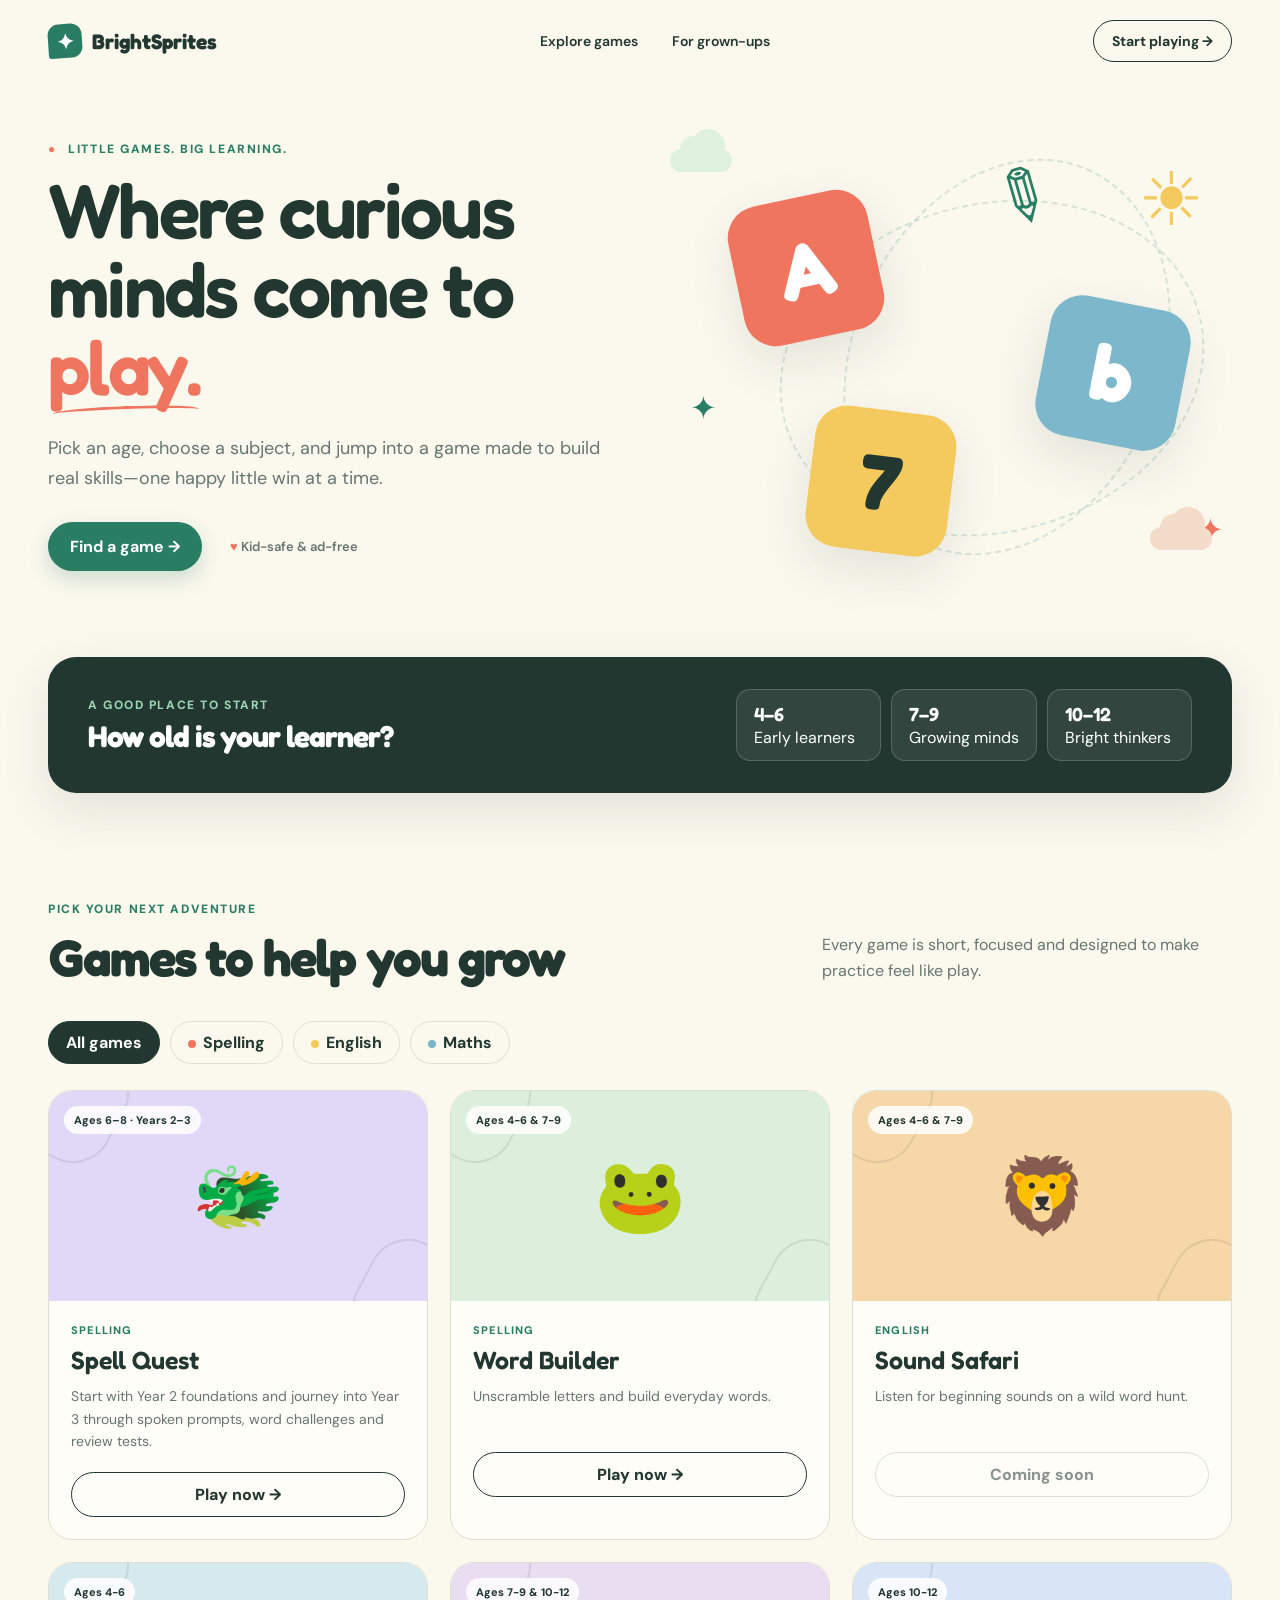
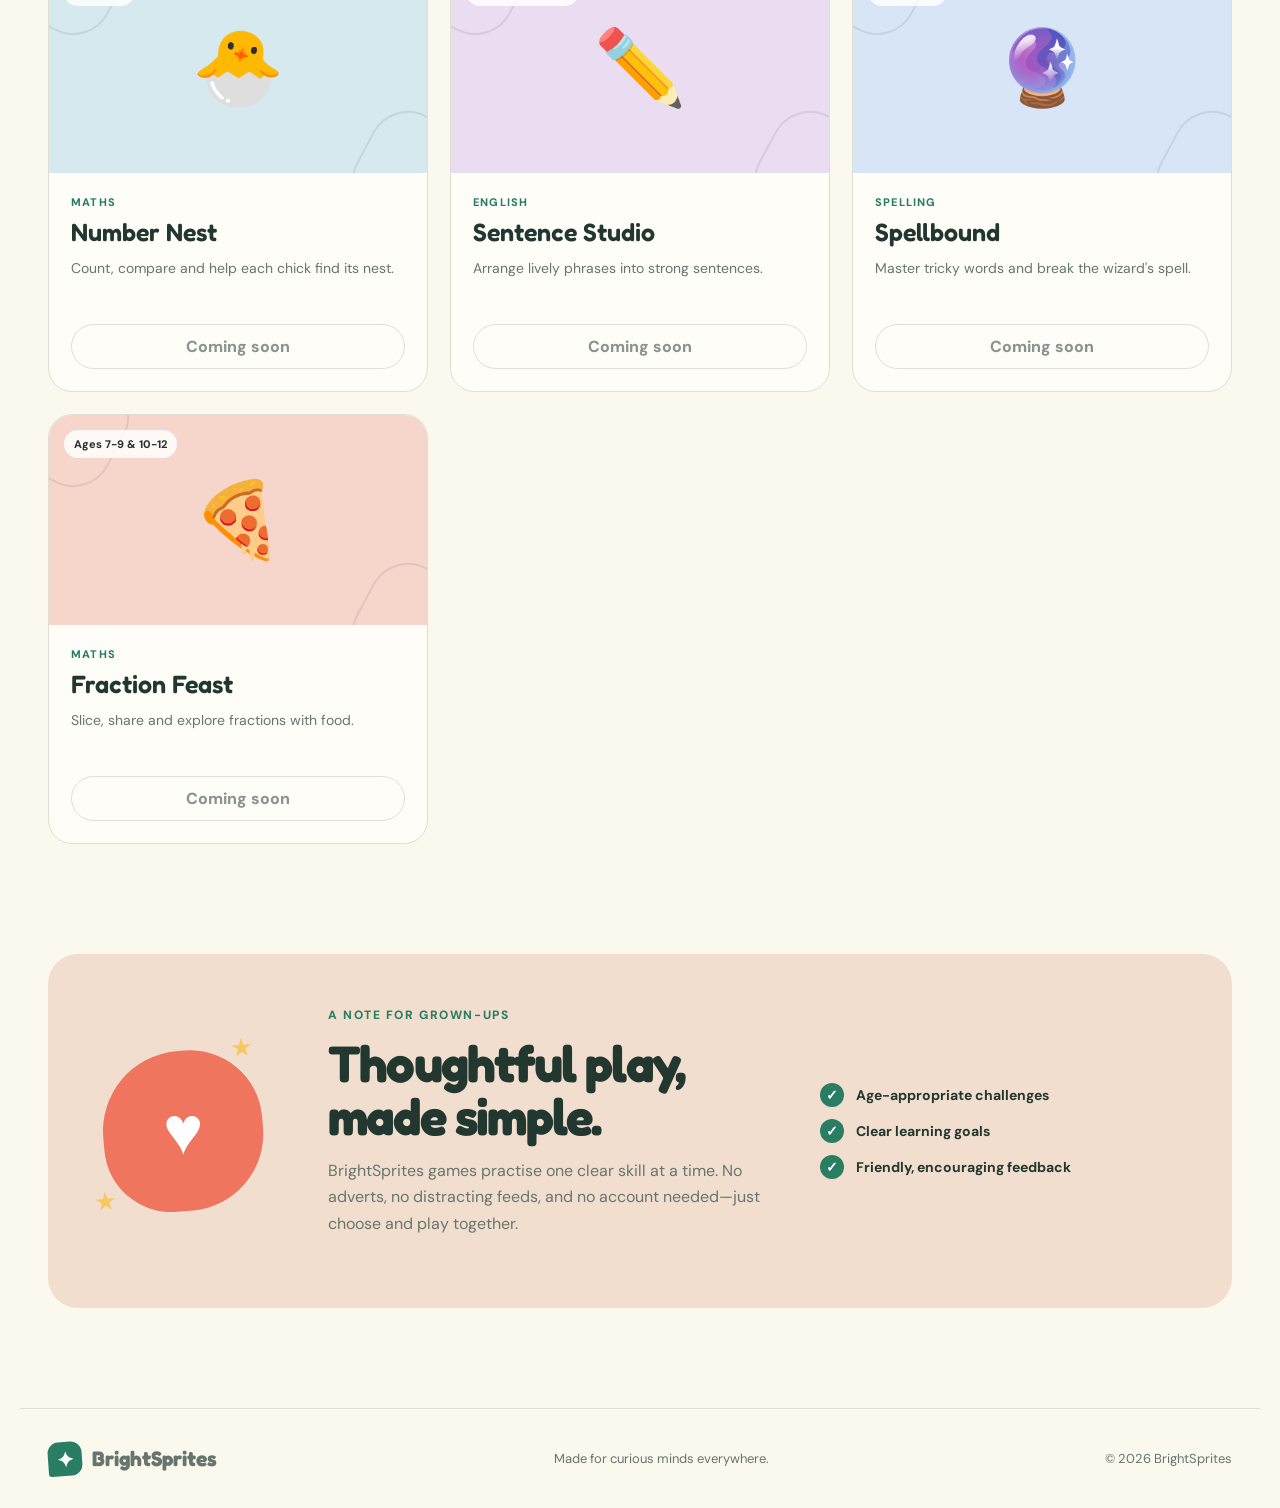
<file: index.html>
<!doctype html>
<html lang="en">
<head>
  <meta charset="UTF-8">
  <meta name="viewport" content="width=device-width, initial-scale=1.0">
  <meta name="description" content="BrightSprites is a playful home for educational games in spelling, English, maths and more.">
  <title>BrightSprites — Learn, play, grow</title>
  <link rel="preconnect" href="https://fonts.googleapis.com">
  <link rel="preconnect" href="https://fonts.gstatic.com" crossorigin>
  <link href="https://fonts.googleapis.com/css2?family=DM+Sans:wght@400;500;600;700&family=Fredoka:wght@500;600;700&display=swap" rel="stylesheet">
  <link rel="stylesheet" href="styles.css">
</head>
<body>
  <header class="site-header">
    <a class="brand" href="#top" aria-label="BrightSprites home">
      <span class="brand-mark" aria-hidden="true">✦</span>
      <span>BrightSprites</span>
    </a>
    <nav aria-label="Main navigation">
      <a href="#games">Explore games</a>
      <a href="#grown-ups">For grown-ups</a>
    </nav>
    <a class="header-cta" href="#games">Start playing <span aria-hidden="true">→</span></a>
  </header>

  <main id="top">
    <section class="hero">
      <div class="hero-copy">
        <p class="eyebrow"><span>●</span> Little games. Big learning.</p>
        <h1>Where curious minds come to <em>play.</em></h1>
        <p class="hero-text">Pick an age, choose a subject, and jump into a game made to build real skills—one happy little win at a time.</p>
        <div class="hero-actions">
          <a class="button button-primary" href="#games">Find a game <span aria-hidden="true">→</span></a>
          <span class="safe-note"><span aria-hidden="true">♥</span> Kid-safe &amp; ad-free</span>
        </div>
      </div>
      <div class="hero-art" aria-label="Colourful letters and shapes representing playful learning">
        <div class="sun" aria-hidden="true">☀</div>
        <div class="orbit orbit-one"></div>
        <div class="orbit orbit-two"></div>
        <div class="tile tile-a">A</div>
        <div class="tile tile-b">b</div>
        <div class="tile tile-seven">7</div>
        <div class="pencil" aria-hidden="true">✎</div>
        <div class="spark spark-one">✦</div>
        <div class="spark spark-two">✦</div>
        <div class="cloud cloud-one"></div>
        <div class="cloud cloud-two"></div>
      </div>
    </section>

    <section class="quick-pick" aria-labelledby="quick-title">
      <div>
        <p class="section-kicker">A good place to start</p>
        <h2 id="quick-title">How old is your learner?</h2>
      </div>
      <div class="age-pills" role="group" aria-label="Choose an age range">
        <button class="age-pill" data-age="4-6"><span>4–6</span> Early learners</button>
        <button class="age-pill" data-age="7-9"><span>7–9</span> Growing minds</button>
        <button class="age-pill" data-age="10-12"><span>10–12</span> Bright thinkers</button>
      </div>
    </section>

    <section class="games-section" id="games">
      <div class="section-heading">
        <div>
          <p class="section-kicker">Pick your next adventure</p>
          <h2>Games to help you grow</h2>
        </div>
        <p>Every game is short, focused and designed to make practice feel like play.</p>
      </div>

      <div class="filter-row" role="group" aria-label="Filter games by subject">
        <button class="filter active" data-subject="all">All games</button>
        <button class="filter" data-subject="spelling"><span class="filter-dot coral"></span>Spelling</button>
        <button class="filter" data-subject="english"><span class="filter-dot yellow"></span>English</button>
        <button class="filter" data-subject="maths"><span class="filter-dot blue"></span>Maths</button>
      </div>

      <div class="games-grid" id="games-grid"></div>
      <p class="empty-state" id="empty-state" hidden>No games match those filters yet. Try another age or subject.</p>
    </section>

    <section class="grown-ups" id="grown-ups">
      <div class="grown-art" aria-hidden="true">
        <span class="big-heart">♥</span>
        <span class="mini-star one">★</span><span class="mini-star two">★</span>
      </div>
      <div>
        <p class="section-kicker">A note for grown-ups</p>
        <h2>Thoughtful play, made simple.</h2>
        <p>BrightSprites games practise one clear skill at a time. No adverts, no distracting feeds, and no account needed—just choose and play together.</p>
      </div>
      <div class="promise-list">
        <p><span>✓</span> Age-appropriate challenges</p>
        <p><span>✓</span> Clear learning goals</p>
        <p><span>✓</span> Friendly, encouraging feedback</p>
      </div>
    </section>
  </main>

  <footer>
    <a class="brand" href="#top"><span class="brand-mark">✦</span><span>BrightSprites</span></a>
    <p>Made for curious minds everywhere.</p>
    <p>© <span id="year"></span> BrightSprites</p>
  </footer>

  <dialog id="game-dialog" aria-labelledby="game-title">
    <button class="dialog-close" aria-label="Close game">×</button>
    <div class="game-shell">
      <p class="game-label">SPELLING · AGES 7–9</p>
      <h2 id="game-title">Word Builder</h2>
      <p id="game-instruction">Unscramble the letters to make the pictured word.</p>
      <div class="round-progress" aria-label="Game progress"><span id="round-number">1</span> of 5</div>
      <div class="picture-card" id="picture-card" aria-hidden="true">🐸</div>
      <div class="answer-slots" id="answer-slots"></div>
      <div class="letter-bank" id="letter-bank"></div>
      <p class="game-message" id="game-message" aria-live="polite"></p>
      <div class="game-controls">
        <button class="button button-soft" id="clear-answer">Clear</button>
        <button class="button button-primary" id="check-answer">Check word</button>
      </div>
    </div>
  </dialog>

  <script src="app.js"></script>
</body>
</html>
</file>
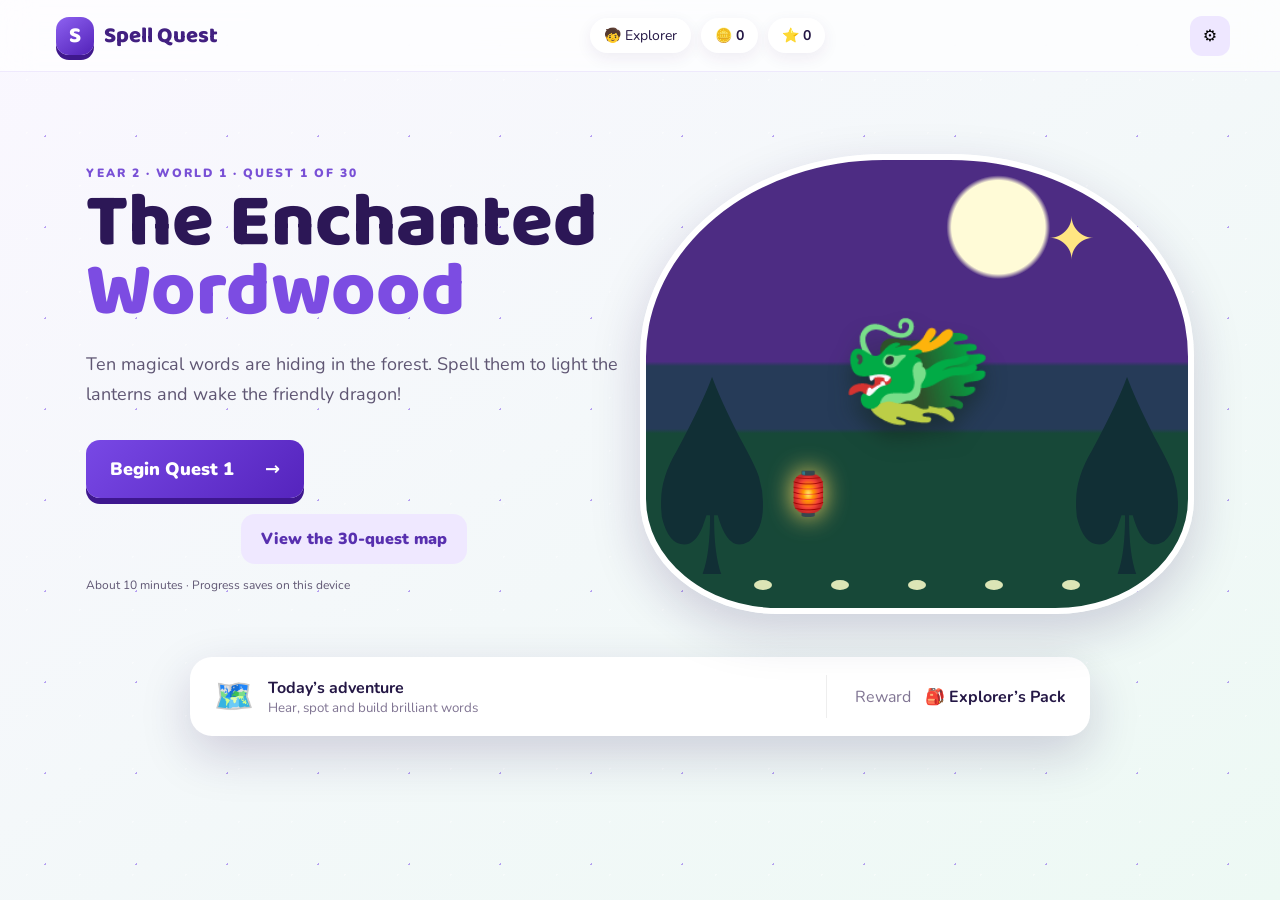
<file: games/spell-quest/index.html>
<!doctype html>
<html lang="en-GB">
<head>
  <meta charset="utf-8">
  <meta name="viewport" content="width=device-width,initial-scale=1,viewport-fit=cover">
  <meta name="theme-color" content="#2d195f">
  <title>Spell Quest — Enchanted Forest</title>
  <link rel="stylesheet" href="styles.css?v=10">
</head>
<body>
  <div class="sparkles" aria-hidden="true"></div>
  <header class="topbar">
    <button class="brand" data-nav="home" aria-label="Go home"><span class="brand-gem">S</span><span>Spell Quest</span></button>
    <div class="wallet" aria-label="Your rewards"><span id="activeChildPill">🧒 Explorer</span><span>🪙 <b id="coinCount">0</b></span><span>⭐ <b id="starCount">0</b></span></div>
    <button class="icon-btn" data-nav="parent" aria-label="Parent area">⚙️</button>
  </header>

  <main>
    <section id="homeScreen" class="screen active">
      <div class="hero">
        <div class="hero-copy">
          <span id="homeQuestLabel" class="eyebrow">WORLD 1 · QUEST 1 OF 30</span>
          <h1>The Enchanted<br><em>Wordwood</em></h1>
          <p>Ten magical words are hiding in the forest. Spell them to light the lanterns and wake the friendly dragon!</p>
          <button id="startBtn" class="primary big">Begin Quest 1 <span>→</span></button>
          <button id="mapBtn" class="secondary map-btn">View the 30-quest map</button>
          <p class="tiny">About 10 minutes · Progress saves on this device</p>
        </div>
        <div class="world-art" aria-label="A friendly dragon in an enchanted forest">
          <div class="moon">✦</div><div class="tree t1">♠</div><div class="tree t2">♠</div>
          <div class="dragon">🐲</div><div class="lantern">🏮</div>
          <div class="path"><i></i><i></i><i></i><i></i><i></i></div>
        </div>
      </div>
      <div class="quest-card">
        <div><span class="map-icon">🗺️</span><div><b>Today’s adventure</b><small>Hear, spot and build brilliant words</small></div></div>
        <div class="reward-preview"><span>Reward</span><b>🎒 Explorer’s Pack</b></div>
      </div>
      <div id="weeklyHomeCard" class="weekly-home-card" hidden>
        <div class="weekly-orb">✨</div><div><span class="eyebrow">WEEKLY WORD SIDEQUEST</span><h3 id="weeklyHomeTitle">School words are ready!</h3><p id="weeklyHomeWords"></p></div><button id="weeklyHomeStart" class="primary">Play sidequest →</button>
      </div>
    </section>

    <section id="mapScreen" class="screen">
      <div class="map-wrap">
        <button class="quiet back-home" data-nav="home">‹ Back to the Wordwood</button>
        <div class="map-heading"><div><span class="eyebrow">YEAR 2–3 PATHWAY</span><h2>Thirty spelling quests</h2><p>Start with Year 2 foundations, then grow steadily into Year 3 spelling.</p></div><div class="map-key"><span>● Ready</span><span>✓ Complete</span><span>🔒 Locked</span></div></div>
        <div class="map-board"><div id="weeklyMapCard" class="weekly-map-card" hidden><span>✨</span><div><small>BONUS PATH</small><b>Weekly Word Sidequest</b><em id="weeklyMapWords"></em></div><button id="weeklyMapStart" class="primary">Play →</button></div><div id="questWorlds" class="quest-worlds"></div></div>
        <div class="panel mastery-note"><b>How progress works</b><p>A child moves forward after showing secure understanding—not perfection. Difficult words continue to appear in review quests until recalled confidently on a later day.</p></div>
      </div>
    </section>

    <section id="gameScreen" class="screen">
      <div class="game-shell">
        <div class="progress-head"><button id="exitBtn" class="quiet">‹ Leave quest</button><span id="roundLabel">Quest 1 of 10</span><span id="xpLabel">0 XP</span></div>
        <div class="progress"><i id="progressBar"></i></div>
        <article class="challenge-card">
          <div id="modeBadge" class="mode-badge">🔊 Hear & Spell</div>
          <div id="promptArea"></div>
          <div id="answerArea"></div>
          <div id="feedback" class="feedback" aria-live="polite"></div>
        </article>
        <div class="companion"><span id="owlFace">🦉</span><p id="owlText">I’m with you! Have a go.</p></div>
      </div>
    </section>

    <section id="bossScreen" class="screen">
      <div class="boss-stage">
        <div class="boss-top"><span>FINAL CHALLENGE</span><b id="bossProgress">1 / 5</b></div>
        <div class="boss-avatar">🐉<i id="bossGlow"></i></div>
        <h2>Glowtail’s Word Challenge</h2>
        <p id="bossIntro">Spell five words to help Glowtail light the whole forest!</p>
        <div id="bossChallenge" class="boss-card"></div>
        <div id="bossFeedback" class="feedback" aria-live="polite"></div>
      </div>
    </section>

    <section id="resultsScreen" class="screen">
      <div class="results-wrap">
        <div class="celebrate">✦ <span>🏆</span> ✦</div>
        <span id="resultEyebrow" class="eyebrow">QUEST COMPLETE</span><h2 id="resultTitle">You lit up the Wordwood!</h2>
        <p id="resultMessage">Brilliant effort — every try made your spelling magic stronger.</p>
        <div class="score-row"><div><b id="resultStars">0</b><span>Stars</span></div><div><b id="resultCoins">0</b><span>Coins</span></div><div><b id="resultWords">0/10</b><span>First try</span></div></div>
        <div id="resultUnlock" class="unlock"><span>🎒</span><div><small>NEW REWARD</small><b>Explorer’s Pack unlocked!</b></div></div>
        <div class="result-actions"><button id="playAgain" class="primary">Play another quest</button><button class="secondary" data-nav="parent">See grown-up results</button></div>
      </div>
    </section>

    <section id="parentScreen" class="screen">
      <div class="parent-wrap">
        <button class="quiet back-home" data-nav="home">‹ Back to adventure</button>
        <div class="parent-head"><div><span class="eyebrow">GROWN-UP AREA</span><h2>Learning dashboard</h2><p>A simple view of this device’s latest quest.</p></div><div class="local-pill">🔒 Saved only here</div></div>
        <div class="panel profile-panel"><div><span class="eyebrow">CHILD PROFILES</span><h3>Who is playing?</h3><p>Each child has a separate journey, rewards and weekly words on this device.</p></div><div class="profile-controls"><select id="profileSelect" aria-label="Active child profile"></select><input id="newProfileName" maxlength="40" placeholder="Child’s first name" aria-label="New child’s first name"><button id="addProfile" class="secondary">Add child</button></div><p id="profileStatus" class="tiny" aria-live="polite"></p><div class="cloud-account-note"><span>☁️</span><div><b>Cross-device accounts are prepared</b><p>The secure database structure is ready. Connecting email sign-up requires a Supabase project before public launch.</p></div></div></div>
        <div class="panel voice-panel"><div><span class="voice-icon">🎙️</span><div><h3>Narrator voice</h3><p>A consistent, natural British voice is generated securely by BrightSprites. The device voice remains available offline.</p></div></div><div class="voice-controls"><select id="voiceSelect" aria-label="Narrator voice"></select><button id="previewVoice" class="secondary">▶ Preview voice</button></div><small id="voiceStatus">Pandora is the recommended child-friendly narrator.</small></div>
        <div class="panel curriculum-panel"><span class="eyebrow">CURRICULUM &amp; TEACHING</span><h3>Where the words come from</h3><p>Quests 1–15 use the spelling patterns, example words and common exception words in the Department for Education’s Year 2 programme. Quests 16–30 introduce Year 3 patterns and selected Year 3/4 statutory words in a gentler Year 3 sequence.</p><div class="source-links"><a href="https://assets.publishing.service.gov.uk/government/uploads/system/uploads/attachment_data/file/239784/English_Appendix_1_-_Spelling.pdf" target="_blank" rel="noopener">DfE English Appendix 1 ↗</a><a href="https://www.gov.uk/government/publications/national-curriculum-in-england-english-programmes-of-study" target="_blank" rel="noopener">National curriculum ↗</a><a href="https://spellingframe.co.uk/spelling-rule/2/Year-2" target="_blank" rel="noopener">Spellingframe Year 2 ↗</a><a href="https://spellingframe.co.uk/spelling-rule/3/Year-3-and-4" target="_blank" rel="noopener">Spellingframe Year 3/4 ↗</a></div><p class="parent-tip">Teaching support follows a child-friendly sequence: hear the sound, map it to letters, build the word, then retrieve it again later. Spellingframe inspired the presentation; the pathway itself is mapped to DfE content.</p></div>
        <div id="emptyResults" class="panel empty"><span>🌱</span><h3>No quest completed yet</h3><p>Results will bloom here after the first adventure.</p></div>
        <div id="dashboard" hidden>
          <div class="stats-grid"><div><small>Attempts</small><b id="pAttempts">—</b></div><div><small>First-time accuracy</small><b id="pAccuracy">—</b></div><div><small>Words mastered</small><b id="pMastered">—</b></div><div><small>Stars earned</small><b id="pStars">—</b></div></div>
          <div class="dashboard-grid"><div class="panel"><h3>Word confidence</h3><div id="wordResults" class="word-results"></div></div><div class="panel"><h3>Patterns to practise</h3><div id="patterns"></div><p class="parent-tip">Try saying the word, covering it, writing it, then checking it together.</p></div></div>
        </div>
          <div class="panel confidence-panel"><div class="confidence-head"><div><span class="eyebrow">LEARNING OVER TIME</span><h3>Confidence tracker</h3><p>Built from every completed quest on this device. Words move up as they are recalled correctly on the first try.</p></div><button id="startFocusQuest" class="primary" hidden>Play practice sidequest →</button></div><div id="confidenceSummary" class="confidence-summary"></div><div id="confidenceWords" class="confidence-list"></div><h3 class="type-title">What kind of spelling needs help?</h3><div id="confidenceTypes" class="type-insights"></div><p id="focusQuestNote" class="parent-tip"></p></div>
        <div class="panel planner weekly-editor">
          <div class="planner-head"><div><span class="eyebrow">WEEKLY WORD SIDEQUEST</span><h3>This week’s school words</h3><p>Add the words being taught at school. They create a separate bonus adventure and never replace the carefully sequenced main quests.</p></div><div id="weeklyReadyBadge" class="weekly-ready-badge">No list yet</div></div>
          <div class="planner-grid"><div><label class="field-label" for="customWords">Type or paste words</label><textarea id="customWords" rows="6" placeholder="Example: treasure, special, caught, library, bicycle"></textarea><p class="field-help">Separate words with commas or put one word on each line. Add 3–20 words; longer lists rotate through 10-word sessions.</p><div class="custom-actions"><button id="saveWords" class="primary">Save weekly words</button><button id="clearWords" class="quiet">Clear list</button><span id="saveStatus" aria-live="polite"></span></div></div><div><label class="field-label">Or import Excel or CSV</label><label id="dropZone" class="drop-zone" for="fileInput"><span>📊</span><b>Drop a school list here</b><small>or tap to choose .xlsx, .xls or .csv</small></label><input id="fileInput" type="file" accept=".xlsx,.xls,.csv" hidden><div id="weeklyPreview" class="weekly-preview"></div></div></div>
          <div class="sidequest-explainer"><span>🗺️</span><div><b>What happens next?</b><p>A glowing sidequest appears on the adventure and map screens. It uses these exact words in Hear &amp; Spell, Missing Letters, Word Smash and the boss challenge.</p></div><button id="parentSidequestStart" class="secondary" hidden>Play weekly sidequest →</button></div>
          <p class="privacy-note">🔒 The list and results stay in this browser. You can replace the list whenever the school words change.</p>
        </div>
      </div>
    </section>
  </main>
  <script src="https://cdn.sheetjs.com/xlsx-0.20.3/package/dist/xlsx.full.min.js"></script>
  <script src="quest-data.js?v=13"></script>
  <script src="app.js?v=14"></script>
</body>
</html>
</file>
<file: styles.css>
:root {
  --ink: #21372f;
  --muted: #66766f;
  --cream: #fbf8ee;
  --paper: #fffdf7;
  --green: #287d63;
  --green-dark: #1e624e;
  --mint: #dff2df;
  --coral: #ef755f;
  --peach: #f8c9a8;
  --yellow: #f4c95d;
  --blue: #7cb7cc;
  --line: #dedfd4;
  --shadow: 0 18px 50px rgba(37, 68, 57, .11);
}

* { box-sizing: border-box; }
html { scroll-behavior: smooth; }
body { margin: 0; color: var(--ink); background: var(--cream); font-family: "DM Sans", sans-serif; }
button, a { font: inherit; }
button { color: inherit; }
a { color: inherit; text-decoration: none; }

.site-header { min-height: 82px; max-width: 1240px; margin: auto; padding: 18px 28px; display: flex; align-items: center; justify-content: space-between; gap: 24px; }
.brand { display: inline-flex; align-items: center; gap: 10px; font: 700 21px "Fredoka", sans-serif; }
.brand-mark { display: grid; place-items: center; width: 34px; height: 34px; color: white; background: var(--green); border-radius: 11px 11px 11px 3px; transform: rotate(-4deg); }
nav { display: flex; gap: 34px; font-size: 14px; font-weight: 600; }
nav a:hover { color: var(--green); }
.header-cta { padding: 11px 18px; border: 1.5px solid var(--ink); border-radius: 999px; font-size: 14px; font-weight: 700; }

.hero { min-height: 570px; display: grid; grid-template-columns: 1.05fr .95fr; align-items: center; overflow: hidden; max-width: 1380px; margin: 0 auto; padding: 45px max(28px, calc((100vw - 1184px)/2)) 70px; }
.hero-copy { position: relative; z-index: 2; max-width: 650px; }
.eyebrow, .section-kicker { margin: 0 0 16px; color: var(--green); font-size: 12px; line-height: 1; font-weight: 800; letter-spacing: .13em; text-transform: uppercase; }
.eyebrow span { color: var(--coral); margin-right: 7px; }
h1, h2 { margin: 0; font-family: "Fredoka", sans-serif; line-height: 1.02; letter-spacing: -.035em; }
h1 { max-width: 650px; font-size: clamp(54px, 6vw, 84px); font-weight: 600; }
h1 em { color: var(--coral); font-style: normal; position: relative; }
h1 em::after { content: ""; position: absolute; left: 3%; right: 1%; bottom: -4px; height: 8px; border-top: 3px solid var(--coral); border-radius: 50%; transform: rotate(-2deg); }
.hero-text { max-width: 560px; margin: 28px 0; color: var(--muted); font-size: 18px; line-height: 1.65; }
.hero-actions { display: flex; align-items: center; gap: 28px; }
.button { border: 0; border-radius: 999px; padding: 14px 22px; font-weight: 700; cursor: pointer; transition: transform .2s, box-shadow .2s, background .2s; }
.button:hover { transform: translateY(-2px); }
.button-primary { color: white; background: var(--green); box-shadow: 0 8px 20px rgba(40,125,99,.22); }
.button-primary:hover { background: var(--green-dark); }
.button-soft { background: #e9eee8; }
.safe-note { color: var(--muted); font-size: 13px; font-weight: 600; }
.safe-note span { color: var(--coral); }

.hero-art { position: relative; height: 460px; min-width: 500px; }
.sun { position: absolute; top: 25px; right: 28px; color: var(--yellow); font-size: 74px; }
.orbit { position: absolute; border: 2px dashed rgba(40,125,99,.17); border-radius: 50%; }
.orbit-one { width: 430px; height: 330px; right: 25px; top: 76px; transform: rotate(-14deg); }
.orbit-two { width: 310px; height: 410px; right: 70px; top: 25px; transform: rotate(23deg); }
.tile { position: absolute; display: grid; place-items: center; width: 142px; height: 142px; color: white; border-radius: 32px; font: 700 78px "Fredoka"; box-shadow: var(--shadow); }
.tile-a { left: 65px; top: 70px; background: var(--coral); transform: rotate(-12deg); }
.tile-b { right: 48px; top: 175px; background: var(--blue); transform: rotate(11deg); }
.tile-seven { left: 140px; bottom: 35px; color: var(--ink); background: var(--yellow); transform: rotate(7deg); }
.pencil { position: absolute; right: 180px; top: 24px; color: var(--green); font-size: 70px; transform: rotate(29deg); }
.spark { position: absolute; color: var(--green); font-size: 32px; }
.spark-one { left: 20px; top: 260px; }.spark-two { right: 8px; bottom: 36px; color: var(--coral); }
.cloud { position: absolute; width: 62px; height: 23px; background: var(--mint); border-radius: 30px; }
.cloud::before, .cloud::after { content: ""; position: absolute; background: inherit; border-radius: 50%; }
.cloud::before { width: 27px; height: 27px; left: 10px; top: -13px; }.cloud::after { width: 34px; height: 34px; right: 7px; top: -20px; }
.cloud-one { left: 0; top: 22px; }.cloud-two { right: 20px; top: 400px; background: #f3dcc9; }

.quick-pick { max-width: 1184px; margin: 0 auto; padding: 32px 40px; display: flex; align-items: center; justify-content: space-between; gap: 30px; background: var(--ink); color: white; border-radius: 28px; box-shadow: var(--shadow); }
.quick-pick .section-kicker { color: #9bd6b7; margin-bottom: 10px; }
.quick-pick h2 { font-size: 30px; }
.age-pills { display: flex; gap: 10px; }
.age-pill { min-width: 145px; padding: 12px 17px; text-align: left; color: white; background: rgba(255,255,255,.08); border: 1px solid rgba(255,255,255,.18); border-radius: 14px; cursor: pointer; }
.age-pill span { display: block; margin-bottom: 2px; font: 600 19px "Fredoka"; }
.age-pill:hover, .age-pill.active { color: var(--ink); background: var(--yellow); border-color: var(--yellow); }

.games-section { max-width: 1240px; margin: 0 auto; padding: 110px 28px; }
.section-heading { display: flex; justify-content: space-between; align-items: end; gap: 30px; }
.section-heading h2, .grown-ups h2 { font-size: clamp(38px, 4vw, 54px); }
.section-heading > p { max-width: 410px; margin: 0; color: var(--muted); line-height: 1.6; }
.filter-row { display: flex; flex-wrap: wrap; gap: 10px; margin: 38px 0 26px; }
.filter { padding: 10px 17px; background: transparent; border: 1px solid var(--line); border-radius: 999px; font-weight: 700; cursor: pointer; }
.filter.active { color: white; background: var(--ink); border-color: var(--ink); }
.filter-dot { display: inline-block; width: 8px; height: 8px; margin-right: 7px; border-radius: 50%; }.coral { background: var(--coral); }.yellow { background: var(--yellow); }.blue { background: var(--blue); }
.games-grid { display: grid; grid-template-columns: repeat(3, 1fr); gap: 22px; }
.game-card { overflow: hidden; background: var(--paper); border: 1px solid var(--line); border-radius: 24px; transition: transform .25s, box-shadow .25s; }
.game-card:hover { transform: translateY(-6px); box-shadow: var(--shadow); }
.card-art { position: relative; display: grid; place-items: center; height: 210px; background: var(--card-bg); font-size: 74px; overflow: hidden; }
.card-art::before, .card-art::after { content: ""; position: absolute; width: 110px; height: 110px; border: 2px solid rgba(33,55,47,.1); border-radius: 35%; transform: rotate(28deg); }
.card-art::before { left: -40px; top: -48px; }.card-art::after { right: -45px; bottom: -58px; }
.age-tag { position: absolute; top: 15px; left: 15px; padding: 7px 10px; background: rgba(255,255,255,.85); border-radius: 999px; font-size: 11px; font-weight: 800; }
.card-body { padding: 22px; }
.subject-label { margin: 0 0 8px; color: var(--green); font-size: 11px; font-weight: 800; letter-spacing: .11em; text-transform: uppercase; }
.card-body h3 { margin: 0; font: 600 25px "Fredoka"; }
.card-body > p:not(.subject-label) { min-height: 47px; margin: 10px 0 20px; color: var(--muted); font-size: 14px; line-height: 1.6; }
.play-button { width: 100%; padding: 11px; background: transparent; border: 1.5px solid var(--ink); border-radius: 999px; font-weight: 800; cursor: pointer; }
.play-button:hover { color: white; background: var(--green); border-color: var(--green); }
.play-button[disabled] { color: #89938f; border-color: var(--line); cursor: default; }
.empty-state { padding: 40px; text-align: center; color: var(--muted); }

.grown-ups { max-width: 1184px; margin: 0 auto 100px; padding: 55px; display: grid; grid-template-columns: 180px 1fr .8fr; align-items: center; gap: 45px; background: #f2dece; border-radius: 30px; }
.grown-art { position: relative; display: grid; place-items: center; width: 160px; height: 160px; background: var(--coral); border-radius: 50% 45% 48% 42%; transform: rotate(-5deg); }
.big-heart { color: white; font-size: 68px; transform: rotate(5deg); }
.mini-star { position: absolute; color: var(--yellow); font-size: 25px; }.mini-star.one { top: -15px; right: 4px; }.mini-star.two { bottom: 0; left: -15px; }
.grown-ups > div:nth-child(2) > p:last-child { color: var(--muted); line-height: 1.65; }
.promise-list p { margin: 12px 0; font-size: 14px; font-weight: 700; }
.promise-list span { display: inline-grid; place-items: center; width: 24px; height: 24px; margin-right: 9px; color: white; background: var(--green); border-radius: 50%; }

footer { max-width: 1240px; margin: auto; padding: 28px; display: flex; justify-content: space-between; align-items: center; border-top: 1px solid var(--line); color: var(--muted); font-size: 13px; }

dialog { width: min(620px, calc(100% - 28px)); padding: 0; color: var(--ink); background: var(--paper); border: 0; border-radius: 28px; box-shadow: 0 24px 80px rgba(20,38,32,.35); }
dialog::backdrop { background: rgba(22,40,34,.72); backdrop-filter: blur(4px); }
.dialog-close { position: absolute; right: 18px; top: 14px; z-index: 2; width: 38px; height: 38px; background: #edf0ea; border: 0; border-radius: 50%; font-size: 25px; cursor: pointer; }
.game-shell { padding: 38px; text-align: center; }
.game-label { color: var(--green); font-size: 11px; font-weight: 800; letter-spacing: .12em; }
.game-shell h2 { font-size: 42px; }
.game-shell > p { color: var(--muted); }
.round-progress { display: inline-block; padding: 7px 12px; background: #edf0ea; border-radius: 999px; font-size: 12px; font-weight: 800; }
.picture-card { display: grid; place-items: center; width: 125px; height: 125px; margin: 20px auto; background: var(--mint); border-radius: 28px; font-size: 70px; }
.answer-slots, .letter-bank { display: flex; justify-content: center; gap: 8px; min-height: 52px; margin: 18px 0; }
.slot, .letter { display: grid; place-items: center; width: 46px; height: 50px; border-radius: 12px; font: 600 24px "Fredoka"; }
.slot { background: #f0eee5; border-bottom: 3px solid #c9c7ba; }
.letter { background: var(--yellow); border: 0; box-shadow: 0 4px 0 #d3a935; cursor: pointer; text-transform: uppercase; }
.letter:disabled { opacity: .25; box-shadow: none; }
.game-message { min-height: 24px; font-weight: 700; }
.game-message.success { color: var(--green); }.game-message.error { color: var(--coral); }
.game-controls { display: flex; justify-content: center; gap: 10px; margin-top: 12px; }

@media (max-width: 900px) {
  nav { display: none; }
  .hero { min-height: auto; grid-template-columns: 1fr; padding-top: 55px; }
  .hero-art { height: 390px; max-width: 560px; width: 100%; margin: 10px auto 0; transform: scale(.86); }
  .quick-pick { margin: 0 20px; flex-direction: column; align-items: flex-start; }
  .age-pills { width: 100%; }.age-pill { flex: 1; }
  .games-grid { grid-template-columns: repeat(2, 1fr); }
  .grown-ups { margin: 0 20px 70px; grid-template-columns: 130px 1fr; }.promise-list { grid-column: 1 / -1; }
}
@media (max-width: 620px) {
  .site-header { padding: 15px 18px; }.header-cta { display: none; }
  .hero { padding-left: 20px; padding-right: 20px; }.hero-art { min-width: 420px; margin-left: -35px; }
  .hero-actions { align-items: flex-start; flex-direction: column; gap: 16px; }
  .age-pills { flex-direction: column; }.age-pill { width: 100%; }
  .section-heading { align-items: flex-start; flex-direction: column; }
  .games-section { padding: 80px 20px; }.games-grid { grid-template-columns: 1fr; }
  .grown-ups { padding: 35px 25px; grid-template-columns: 1fr; }.grown-art { width: 120px; height: 120px; }
  footer { align-items: flex-start; flex-direction: column; gap: 14px; }
  .game-shell { padding: 34px 18px 25px; }.slot, .letter { width: 40px; height: 45px; }
}
</file>
<file: games/spell-quest/styles.css>
@import url('https://fonts.googleapis.com/css2?family=Baloo+2:wght@500;600;700;800&family=Nunito:wght@600;700;800&display=swap');
:root{--ink:#241745;--purple:#6d3be6;--violet:#422081;--gold:#ffc94a;--mint:#51d6a7;--cream:#fffaf0;--pink:#ff7a9e;--shadow:0 18px 50px rgba(38,18,83,.18)}
*{box-sizing:border-box}body{margin:0;min-height:100vh;color:var(--ink);font-family:Nunito,system-ui,sans-serif;background:linear-gradient(145deg,#faf7ff,#edf9f4);overflow-x:hidden}button,textarea,input{font:inherit}.sparkles{position:fixed;inset:0;pointer-events:none;opacity:.45;background-image:radial-gradient(#fff 1px,transparent 1px),radial-gradient(#6d3be6 1px,transparent 1px);background-size:53px 53px,91px 91px}.topbar{height:72px;display:flex;align-items:center;justify-content:space-between;padding:0 max(22px,calc((100vw - 1180px)/2));position:relative;z-index:5;background:rgba(255,255,255,.7);backdrop-filter:blur(16px);border-bottom:1px solid rgba(109,59,230,.1)}.brand{border:0;background:none;display:flex;align-items:center;gap:10px;font-family:'Baloo 2';font-size:22px;font-weight:800;color:var(--violet);cursor:pointer}.brand-gem{display:grid;place-items:center;width:38px;height:38px;border-radius:13px;color:white;background:linear-gradient(145deg,#8e62f1,#5221b8);box-shadow:0 5px 0 #3f188d}.wallet{display:flex;gap:10px}.wallet span,.local-pill{background:white;padding:8px 14px;border-radius:99px;font-size:14px;box-shadow:0 5px 16px #3a176513}.icon-btn{border:0;background:#eee7ff;width:40px;height:40px;border-radius:12px;cursor:pointer}.screen{display:none;position:relative;z-index:1}.screen.active{display:block}.hero{max-width:1160px;margin:auto;min-height:590px;display:grid;grid-template-columns:1fr 1fr;align-items:center;padding:54px 26px 20px}.hero-copy{max-width:535px}.eyebrow{display:inline-block;color:#7950d6;font-size:12px;font-weight:900;letter-spacing:2px;margin-bottom:8px}.hero h1{font:800 clamp(48px,6vw,76px)/.92 'Baloo 2';margin:0 0 22px;color:#2c1756}.hero h1 em{font-style:normal;color:#7c4ce2}.hero p{font-size:18px;line-height:1.65;color:#5f5673}.primary,.secondary,.quiet{border:0;cursor:pointer;font-weight:900;border-radius:14px}.primary{color:white;background:linear-gradient(135deg,#7848e5,#5524bd);box-shadow:0 6px 0 #3e178f;padding:14px 22px}.primary:active{transform:translateY(3px);box-shadow:0 3px 0 #3e178f}.primary.big{font-size:18px;padding:17px 24px;margin-top:12px}.primary.big span{margin-left:26px}.secondary{background:#efe8ff;color:#5830af;padding:14px 20px}.quiet{background:transparent;color:#6b5a86;padding:10px}.tiny{font-size:12px!important}.world-art{height:460px;position:relative;border-radius:44% 44% 25% 25%;overflow:hidden;background:radial-gradient(circle at 65% 15%,#fffbd7 0 9%,transparent 10%),linear-gradient(#4d2c83 0 45%,#263b58 46% 60%,#174838 61%);box-shadow:var(--shadow);border:6px solid white}.moon{position:absolute;right:17%;top:9%;font-size:58px;color:#ffe582}.tree{position:absolute;bottom:55px;color:#112f35;font-size:270px;line-height:.5;transform:scaleX(.65)}.t1{left:-55px}.t2{right:-60px}.dragon{position:absolute;font-size:125px;left:50%;top:47%;transform:translate(-50%,-50%);filter:drop-shadow(0 15px 10px #11251c88)}.lantern{position:absolute;font-size:42px;bottom:19%;left:25%;filter:drop-shadow(0 0 12px #ffd85e)}.path{position:absolute;bottom:18px;left:20%;right:20%;display:flex;justify-content:space-between}.path i{width:18px;height:10px;border-radius:50%;background:#dce5b6}.quest-card{max-width:900px;margin:-5px auto 40px;background:white;border-radius:22px;padding:18px 24px;display:flex;justify-content:space-between;box-shadow:var(--shadow)}.quest-card>div{display:flex;align-items:center;gap:14px}.quest-card small,.reward-preview span{display:block;color:#807593}.map-icon{font-size:32px}.reward-preview{border-left:1px solid #eee;padding-left:28px}.game-shell{max-width:780px;margin:34px auto;padding:0 20px}.progress-head{display:flex;justify-content:space-between;align-items:center;font-size:13px;font-weight:900;color:#75698a}.progress{height:10px;background:#e8e1f6;border-radius:99px;overflow:hidden;margin:8px 0 24px}.progress i{display:block;width:5%;height:100%;background:linear-gradient(90deg,#50d5a6,#f7ce55);border-radius:99px;transition:.4s}.challenge-card{min-height:455px;background:rgba(255,255,255,.94);border-radius:28px;padding:34px;text-align:center;box-shadow:var(--shadow);border:1px solid white}.mode-badge{display:inline-block;background:#eee8ff;color:#6440bc;border-radius:99px;padding:7px 13px;font-size:12px;font-weight:900}.challenge-card h2,.boss-card h3{font:800 28px 'Baloo 2';margin:22px 0 8px}.instruction{color:#756c85;margin-top:0}.speak-btn{display:grid;place-items:center;margin:28px auto;width:94px;height:94px;border:0;border-radius:50%;font-size:40px;cursor:pointer;color:white;background:linear-gradient(145deg,#8b59ef,#5b2bc4);box-shadow:0 9px 0 #421993,0 0 0 12px #eee7ff}.speak-btn:hover{transform:scale(1.03)}.sentence{color:#696076;font-size:14px;min-height:22px}.spell-form{display:flex;gap:10px;max-width:490px;margin:24px auto 0}.spell-input{flex:1;min-width:0;padding:15px 16px;border:3px solid #ded5ef;border-radius:14px;font-size:22px;text-align:center;font-weight:900;color:var(--ink);outline:none}.spell-input:focus{border-color:#8055db;box-shadow:0 0 0 4px #8055db18}.letters{display:flex;justify-content:center;gap:7px;flex-wrap:wrap;margin:30px auto}.letter{min-width:42px;height:52px;display:grid;place-items:center;border-radius:11px;background:#f2edfa;border-bottom:4px solid #d7caee;font:800 25px 'Baloo 2'}.letter.blank{background:#fff9dc;border:2px dashed #e1b835;color:#ad7b00}.choices{display:grid;grid-template-columns:1fr 1fr;gap:12px;max-width:560px;margin:30px auto}.choice{background:#f8f5ff;border:2px solid #dfd5f3;color:var(--ink);border-radius:15px;padding:17px;font-size:19px;font-weight:900;cursor:pointer}.choice:hover{border-color:#7d50dd;background:#f0e9ff}.feedback{min-height:40px;margin-top:18px;font-weight:900}.feedback.good{color:#15926c}.feedback.try{color:#b35e17}.companion{display:flex;align-items:center;justify-content:center;gap:10px;margin:18px;color:#6b607d}.companion span{font-size:32px}.companion p{font-size:13px;background:white;border-radius:14px;padding:9px 14px;box-shadow:0 5px 18px #37206012}.boss-stage{text-align:center;min-height:calc(100vh - 72px);padding:25px 20px;background:radial-gradient(circle at 50% 28%,#7346a8,#281246 58%,#140b28);color:white}.boss-top{max-width:720px;margin:auto;display:flex;justify-content:space-between;color:#d9c8ef;font-size:12px;letter-spacing:1.5px}.boss-avatar{font-size:100px;position:relative;display:inline-block;margin-top:10px;filter:drop-shadow(0 0 18px #ffdb72)}.boss-avatar i{position:absolute;inset:5px;border:3px solid #ffda69;border-radius:50%;animation:pulse 1.8s infinite}.boss-stage h2{font:800 36px 'Baloo 2';margin:0}.boss-stage>p{color:#d6c8e8}.boss-card{max-width:620px;min-height:230px;background:white;color:var(--ink);border-radius:24px;margin:22px auto 0;padding:20px;box-shadow:0 15px 50px #0007}.boss-stage .feedback.good{color:#86f0c9}.boss-stage .feedback.try{color:#ffd276}@keyframes pulse{50%{transform:scale(1.25);opacity:0}}.results-wrap{max-width:760px;margin:32px auto;text-align:center;padding:38px 24px;background:white;border-radius:30px;box-shadow:var(--shadow)}.celebrate{font-size:35px;color:#f0bd2e}.celebrate span{font-size:80px}.results-wrap h2,.parent-head h2{font:800 40px 'Baloo 2';margin:4px}.results-wrap>p{color:#71677e}.score-row{display:grid;grid-template-columns:repeat(3,1fr);max-width:520px;margin:28px auto}.score-row div{border-right:1px solid #e8e0ef}.score-row div:last-child{border:0}.score-row b{display:block;font:800 30px 'Baloo 2';color:#6e3cce}.score-row span{font-size:12px;color:#7b7087}.unlock{display:flex;align-items:center;text-align:left;gap:18px;background:#fff6d8;border:2px solid #f5d368;border-radius:18px;padding:16px;max-width:480px;margin:20px auto}.unlock>span{font-size:44px}.unlock small,.unlock b{display:block}.unlock small{font-size:10px;color:#a87e0f}.result-actions{display:flex;justify-content:center;gap:12px;margin-top:24px}.parent-wrap{max-width:1080px;margin:35px auto;padding:0 22px 50px}.back-home{margin-bottom:15px}.parent-head{display:flex;justify-content:space-between;align-items:center;margin-bottom:20px}.parent-head p{margin:0;color:#746b81}.stats-grid{display:grid;grid-template-columns:repeat(4,1fr);gap:14px;margin-bottom:18px}.stats-grid>div,.panel{background:white;border-radius:20px;padding:22px;box-shadow:0 8px 30px #2c18510d}.stats-grid small{display:block;color:#766c84}.stats-grid b{font:800 29px 'Baloo 2';color:#6334c4}.dashboard-grid{display:grid;grid-template-columns:1.4fr 1fr;gap:18px}.panel h3{font:800 20px 'Baloo 2';margin:0 0 14px}.word-results{display:flex;flex-wrap:wrap;gap:8px}.word-chip{padding:8px 12px;border-radius:99px;font-size:13px;font-weight:900}.word-chip.good{background:#ddf7ee;color:#147a5e}.word-chip.practise{background:#fff0df;color:#a45516}.pattern{display:flex;justify-content:space-between;align-items:center;border-bottom:1px solid #eee8f3;padding:10px 0}.pattern b{color:#6c3bca}.parent-tip{background:#f0ebfc;border-radius:12px;padding:12px;font-size:12px;color:#665a79}.custom-list{margin-top:18px}.custom-list>div:first-child{display:flex;justify-content:space-between;gap:20px}.custom-list p{color:#756c82;margin-top:0}.custom-list textarea{width:100%;resize:vertical;border:2px solid #ddd4eb;border-radius:14px;padding:13px;outline:none}.custom-list textarea:focus{border-color:#7850ce}.custom-actions{display:flex;align-items:center;gap:12px;margin-top:10px}.custom-actions span{color:#168568;font-size:13px}.empty{text-align:center;padding:48px}.empty span{font-size:50px}
@media(max-width:760px){.topbar{padding:0 14px}.brand{font-size:19px}.wallet span{padding:7px 9px}.hero{grid-template-columns:1fr;padding-top:35px}.hero-copy{text-align:center;margin:auto}.hero h1{font-size:52px}.world-art{height:330px;margin-top:25px}.quest-card{margin:0 15px 25px;align-items:center}.reward-preview{display:none!important}.challenge-card{padding:24px 16px;min-height:430px}.choices{grid-template-columns:1fr}.spell-form{flex-direction:column}.companion{margin:9px}.results-wrap{margin:18px 12px}.result-actions{flex-direction:column}.parent-head{align-items:flex-start;gap:14px}.local-pill{white-space:nowrap}.stats-grid{grid-template-columns:1fr 1fr}.dashboard-grid{grid-template-columns:1fr}.custom-list>div:first-child{display:block}.score-row b{font-size:24px}}
@media(max-width:430px){.wallet span:nth-child(2){display:none}.hero h1{font-size:43px}.hero p{font-size:16px}.world-art{height:285px}.dragon{font-size:95px}.quest-card{padding:14px}.challenge-card h2{font-size:24px}.letter{min-width:34px;height:45px}.stats-grid{gap:8px}.stats-grid>div{padding:14px}.parent-head h2{font-size:31px}}
@media(prefers-reduced-motion:reduce){*{scroll-behaviour:auto!important}.boss-avatar i{animation:none}}
.planner{margin-top:18px}.planner-head{display:flex;justify-content:space-between;gap:20px;align-items:start}.planner p{color:#756c82;margin-top:0}.week-control{display:grid;gap:5px;min-width:125px;font-size:12px;font-weight:900}.week-control select{padding:10px;border:2px solid #ddd4eb;border-radius:11px;background:white}.planner-grid{display:grid;grid-template-columns:1.25fr .75fr;gap:18px}.field-label{display:block;font-size:12px;font-weight:900;margin-bottom:7px}.planner textarea{width:100%;resize:vertical;border:2px solid #ddd4eb;border-radius:14px;padding:13px;outline:none}.planner textarea:focus{border-color:#7850ce}.drop-zone{height:134px;border:2px dashed #ad94dd;border-radius:16px;background:#f8f5ff;display:flex;flex-direction:column;align-items:center;justify-content:center;text-align:center;cursor:pointer;padding:12px}.drop-zone.drag{background:#e9ddff;border-color:#6e3bce}.drop-zone span{font-size:29px}.drop-zone small{color:#786d87}.bank-row{display:flex;align-items:center;gap:10px;margin:20px 0 14px;padding:14px;background:#f7f3ff;border-radius:15px}.bank-row div{margin-right:auto}.bank-row small,.bank-row b{display:block}.bank-row small{color:#786e86}.week-preview{display:grid;grid-template-columns:repeat(5,1fr);gap:7px}.week-tile{border:1px solid #e5ddef;border-radius:12px;padding:9px;background:white;min-height:68px;cursor:pointer;text-align:left}.week-tile.active{border:2px solid #7040d0;background:#f2ebff}.week-tile b,.week-tile small{display:block}.week-tile small{color:#756c82;font-size:10px}.privacy-note{font-size:11px!important;margin:14px 0 0!important}
@media(max-width:760px){.planner-head{display:block}.week-control{margin-bottom:15px}.planner-grid{grid-template-columns:1fr}.bank-row{flex-wrap:wrap}.bank-row div{width:100%}.week-preview{grid-template-columns:repeat(2,1fr)}}
.correction{display:grid;gap:4px;place-items:center;background:#fff4dd;border:2px solid #f2c76c;border-radius:16px;padding:14px;max-width:480px;margin:0 auto}.correction strong{font:800 30px 'Baloo 2';color:#7c3d13;letter-spacing:1px}.correction small{color:#795e4d}.next-word{margin-top:12px}
.map-btn{display:block;margin:16px auto 0}.map-wrap{max-width:1100px;margin:32px auto;padding:0 22px 50px}.map-heading{display:flex;justify-content:space-between;align-items:end;margin-bottom:24px}.map-heading h2{font:800 42px 'Baloo 2';margin:0}.map-heading p{margin:0;color:#746b81}.map-key{display:flex;gap:12px;font-size:12px;color:#6d637b}.quest-worlds{display:grid;gap:18px}.world-row{background:white;border-radius:22px;padding:20px;box-shadow:0 8px 30px #2c18510d}.world-title{display:flex;align-items:center;gap:12px;margin-bottom:14px}.world-title span{font-size:32px}.world-title h3{font:800 22px 'Baloo 2';margin:0}.world-title small{color:#766d82}.quest-track{display:grid;grid-template-columns:repeat(5,1fr);gap:10px}.quest-node{min-height:100px;border:2px solid #e3daef;background:#faf8ff;border-radius:15px;padding:12px;text-align:left;color:var(--ink);cursor:pointer}.quest-node b,.quest-node small{display:block}.quest-node b{font-size:12px;color:#7445d0;margin-bottom:5px}.quest-node small{font-size:11px;color:#71677e}.quest-node.ready{border-color:#7544d3;background:#f0e8ff;box-shadow:0 5px 0 #d8caf2}.quest-node.complete{border-color:#4bc49b;background:#e7faf3}.quest-node.locked{opacity:.56;cursor:not-allowed}.mastery-note{margin-top:18px}.mastery-note p{margin-bottom:0;color:#70657d}.support-heading{font-size:12px;font-weight:900;color:#6d5d7a;margin:14px 0 7px}.support-buttons{display:flex;justify-content:center;gap:7px;flex-wrap:wrap}.support-btn{border:1px solid #d8cce9;background:#f7f3ff;border-radius:10px;padding:8px 10px;color:#5935a4;font-size:12px;font-weight:900;cursor:pointer}.support-panel{max-width:480px;margin:10px auto 0;padding:12px;background:#eef9ff;border-radius:13px;color:#284d64}.sound-chips{display:flex;justify-content:center;gap:6px;flex-wrap:wrap;margin-top:7px}.sound-chips i{font-style:normal;background:white;border:2px solid #9acbe1;border-radius:9px;padding:7px 10px;font-weight:900}.tricky-part{color:#9a3d71;text-decoration:underline 3px #f5a4cc;text-underline-offset:4px}
@media(max-width:760px){.map-heading{display:block}.map-key{margin-top:12px}.quest-track{grid-template-columns:1fr 1fr}.quest-node{min-height:85px}.map-heading h2{font-size:34px}}
.build-steps{display:flex;justify-content:center;align-items:center;gap:7px;flex-wrap:wrap}.build-steps span{display:grid;place-items:center;min-width:48px;padding:7px;background:#fff7d9;border:2px solid #e6c45b;border-radius:10px;font-weight:900}.build-steps small{font-size:9px;color:#8b732c}.letter-order{font-weight:900;color:#6334a8;margin-bottom:0}.support-panel p{margin:7px 0}

/* Quest map: a winding forest board */
.quest-worlds{position:relative;display:block;overflow:hidden;isolation:isolate;padding:82px 48px 88px;border:7px solid #fff;border-radius:38px;background:radial-gradient(circle at 82% 7%,#fff2a4 0 3.8%,transparent 4%),linear-gradient(180deg,#7ccbd0 0 13%,#83c883 29%,#357950 64%,#174d3b 100%);box-shadow:0 24px 60px #173c3560,inset 0 0 80px #164c3666}.quest-worlds:before,.quest-worlds:after{content:"🌲 🌳 🌲 🌳 🌲 🌳 🌲";position:absolute;z-index:-1;left:-25px;right:-25px;color:#184c39;font-size:80px;letter-spacing:8px;white-space:nowrap;opacity:.88}.quest-worlds:before{top:52px}.quest-worlds:after{bottom:16px;transform:scaleX(-1);filter:brightness(.72)}
.forest-decor span{position:absolute;z-index:3;font-size:31px;filter:drop-shadow(0 4px 4px #1238)}.forest-decor span:nth-child(1){top:54px;left:9%}.forest-decor span:nth-child(2){top:32%;right:3%}.forest-decor span:nth-child(3){top:51%;left:2%}.forest-decor span:nth-child(4){bottom:8%;right:7%;font-size:42px}
.trail-start,.trail-finish{position:absolute;z-index:3;padding:9px 15px;border:3px solid #7a491e;border-radius:12px;background:#ffe3a1;color:#573015;font:800 13px 'Baloo 2';box-shadow:0 5px 0 #6b411c}.trail-start{top:19px;left:43px;transform:rotate(-2deg)}.trail-finish{right:42px;bottom:25px;transform:rotate(2deg)}
.world-row{position:relative;display:grid;grid-template-columns:155px minmax(0,1fr) 92px;align-items:center;gap:16px;min-height:175px;padding:19px 0;background:transparent;border-radius:0;box-shadow:none}.world-row:nth-of-type(even){grid-template-columns:92px minmax(0,1fr) 155px}.world-row:nth-of-type(even) .world-title{grid-column:3;grid-row:1}.world-row:nth-of-type(even) .quest-track{grid-column:2;grid-row:1;direction:rtl}.world-row:nth-of-type(even) .quest-node{direction:ltr}.world-row:nth-of-type(even) .world-landmark{grid-column:1;grid-row:1}.world-row:after{content:"";position:absolute;z-index:-1;width:68px;height:82px;bottom:-47px;right:80px;border-right:12px dotted #f2d598;border-bottom:12px dotted #f2d598;border-radius:0 0 55px 0;filter:drop-shadow(0 3px 0 #875c2e)}.world-row:nth-of-type(even):after{right:auto;left:80px;border-right:0;border-left:12px dotted #f2d598;border-radius:0 0 0 55px}.world-row:last-of-type:after{display:none}
.world-title{position:relative;z-index:2;display:flex;align-items:center;gap:9px;margin:0;padding:10px 12px;border:3px solid #70451f;border-radius:15px;background:#fff2c8;box-shadow:0 6px 0 #754820,0 9px 18px #1237;transform:rotate(-1.5deg)}.world-row:nth-of-type(even) .world-title{transform:rotate(1.5deg)}.world-title span{font-size:34px}.world-title h3{font-size:18px;line-height:1;margin:0;color:#4c321e}.world-title small{font-size:10px;color:#7b5a39}.world-landmark{font-size:33px;text-align:center;letter-spacing:-8px;filter:drop-shadow(0 8px 5px #1237)}
.quest-track{position:relative;display:grid;grid-template-columns:repeat(5,minmax(74px,1fr));align-items:center;gap:10px}.quest-track:before{content:"";position:absolute;z-index:0;left:4%;right:4%;top:50%;height:12px;border-radius:99px;background:repeating-linear-gradient(90deg,#f4dba3 0 22px,#a9783d 22px 29px);box-shadow:0 4px 0 #704820;transform:translateY(-50%)}
.quest-node{position:relative;z-index:2;justify-self:center;width:104px;height:104px;min-height:0;padding:14px 8px 8px;border:4px solid #83562b;border-radius:50%;background:linear-gradient(#fff9db,#f2d790);box-shadow:0 8px 0 #65411f,0 12px 18px #102f2d66;text-align:center;color:#3d2a1b;cursor:pointer;transition:transform .2s,filter .2s}.quest-node:nth-child(even){transform:translateY(-14px)}.quest-node:nth-child(odd){transform:translateY(14px)}.quest-node:hover:not(:disabled){transform:translateY(-4px) scale(1.06);filter:brightness(1.06)}.quest-node b,.quest-node small{display:block}.quest-node b{font:800 19px 'Baloo 2';line-height:1;color:#683dad;margin:0}.quest-node span{display:block;overflow:hidden;margin:2px auto;max-width:82px;font-size:10px;font-weight:900;line-height:1.05}.quest-node small{font-size:9px;color:#6b533a}.quest-node.ready{border-color:#6133b9;background:linear-gradient(#fff,#dbcaff);box-shadow:0 8px 0 #44207e,0 0 0 7px #fff8,0 14px 22px #102f2d77}.quest-node.complete{border-color:#24835f;background:linear-gradient(#f0fff9,#aee9d1)}.quest-node.locked{opacity:.8;filter:saturate(.55);cursor:not-allowed}.player-marker{position:absolute;left:50%;bottom:94px;display:grid;place-items:center;transform:translateX(-50%);font-style:normal;font-size:38px;filter:drop-shadow(0 5px 3px #1739);animation:map-bob 2s ease-in-out infinite}.player-marker em{position:absolute;bottom:34px;left:27px;width:74px;padding:3px 5px;border:2px solid #4e287e;border-radius:8px;background:white;color:#502785;font:800 9px Nunito;white-space:nowrap}.player-marker em:after{content:"";position:absolute;left:5px;bottom:-7px;border:4px solid transparent;border-top-color:#4e287e}
@keyframes map-bob{50%{transform:translate(-50%,-7px)}}
@media(max-width:900px){.map-wrap{padding-left:12px;padding-right:12px}.quest-worlds{padding:76px 23px 82px}.world-row{grid-template-columns:120px minmax(0,1fr) 58px;gap:8px}.world-row:nth-of-type(even){grid-template-columns:58px minmax(0,1fr) 120px}.quest-track{grid-template-columns:repeat(5,minmax(60px,1fr));gap:4px}.quest-node{width:82px;height:82px;padding:10px 4px 5px}.quest-node span{font-size:8px;max-width:68px}.quest-node b{font-size:15px}.quest-node:nth-child(even){transform:translateY(-10px)}.quest-node:nth-child(odd){transform:translateY(10px)}.world-title{padding:8px}.world-title span{font-size:26px}.world-title h3{font-size:14px}.world-landmark{font-size:25px}.player-marker{bottom:71px;font-size:31px}.world-row:after{right:54px}.world-row:nth-of-type(even):after{left:54px}}
@media(max-width:620px){.map-heading{display:block}.map-key{margin-top:12px;flex-wrap:wrap}.quest-worlds{margin:0 -5px;padding:78px 13px 80px;border-width:4px;border-radius:25px}.quest-worlds:before,.quest-worlds:after{font-size:58px}.world-row,.world-row:nth-of-type(even){display:block;min-height:155px;padding:28px 0}.world-title,.world-row:nth-of-type(even) .world-title{position:absolute;top:0;left:4px;z-index:4;width:max-content;max-width:130px;padding:5px 8px;transform:rotate(-2deg)}.world-title span{font-size:21px}.world-title h3{font-size:12px}.world-title small,.world-landmark{display:none}.quest-track,.world-row:nth-of-type(even) .quest-track{display:grid;grid-template-columns:repeat(5,1fr);gap:2px;direction:ltr;padding-top:26px}.quest-node{width:58px;height:58px;border-width:3px;padding:6px 2px;box-shadow:0 5px 0 #65411f,0 8px 12px #102f2d66}.quest-node b{font-size:12px}.quest-node span{font-size:0}.quest-node span:after{content:"Quest";font-size:7px}.quest-node small{font-size:7px}.player-marker{bottom:47px;font-size:26px}.player-marker em{display:none}.world-row:after,.world-row:nth-of-type(even):after{width:38px;height:55px;right:20px;left:auto;bottom:-26px;border-left:0;border-right:8px dotted #f2d598;border-bottom:8px dotted #f2d598;border-radius:0 0 35px 0}.world-row:nth-of-type(even):after{right:auto;left:20px;border-right:0;border-left:8px dotted #f2d598;border-radius:0 0 0 35px}.trail-start{left:18px}.trail-finish{right:17px}.forest-decor span{font-size:23px}}
@media(prefers-reduced-motion:reduce){.player-marker{animation:none}}
.weekly-home-card{max-width:900px;margin:14px auto 42px;padding:18px 22px;display:grid;grid-template-columns:auto 1fr auto;align-items:center;gap:17px;border:3px solid #d9b443;border-radius:22px;background:linear-gradient(120deg,#fff9dc,#f2e5ff);box-shadow:0 12px 35px #593b7d24}.weekly-home-card[hidden],.weekly-map-card[hidden]{display:none}.weekly-home-card h3{margin:0;font:800 23px 'Baloo 2';color:#4c287f}.weekly-home-card p{margin:2px 0;color:#6b6075;font-size:13px}.weekly-home-card .eyebrow{margin:0}.weekly-orb{display:grid;place-items:center;width:58px;height:58px;border-radius:50%;background:#703ed1;color:white;font-size:28px;box-shadow:0 0 0 7px #e7d9ff,0 6px 0 #43217f;animation:weekly-glow 2s ease-in-out infinite}
.map-board{position:relative}.weekly-map-card{position:absolute;z-index:8;top:18px;right:27px;display:flex;align-items:center;gap:10px;max-width:410px;padding:10px 12px;border:3px solid #7544c8;border-radius:16px;background:linear-gradient(110deg,#fff7bd,#f0e2ff);box-shadow:0 7px 0 #4c267e,0 0 25px #fff3a5}.weekly-map-card>span{font-size:31px}.weekly-map-card div{display:grid}.weekly-map-card small{font-size:8px;font-weight:900;color:#8255c5}.weekly-map-card b{font:800 16px 'Baloo 2';line-height:1}.weekly-map-card em{overflow:hidden;max-width:185px;font-size:9px;font-style:normal;white-space:nowrap;text-overflow:ellipsis;color:#725e77}.weekly-map-card .primary{padding:8px 12px;font-size:11px}
.weekly-ready-badge{padding:9px 13px;border-radius:99px;background:#eeeaf2;color:#746b7c;font-size:12px;font-weight:900;white-space:nowrap}.weekly-ready-badge.ready{background:#dcf8ec;color:#147456}.field-help{margin:7px 0 0!important;font-size:11px!important}.weekly-preview{margin-top:13px}.weekly-preview>small{font-size:9px;font-weight:900;color:#7c61ac}.weekly-preview>div{display:flex;flex-wrap:wrap;gap:5px;margin-top:6px}.weekly-preview span{padding:5px 8px;border-radius:99px;background:#eee7ff;color:#5a32a4;font-size:11px;font-weight:900}.weekly-preview p{font-size:12px}.sidequest-explainer{display:flex;align-items:center;gap:13px;margin-top:18px;padding:14px;border:2px solid #eadca3;border-radius:16px;background:#fffbea}.sidequest-explainer>span{font-size:35px}.sidequest-explainer div{margin-right:auto}.sidequest-explainer p{margin:2px 0;color:#6d6277;font-size:12px}.weekly-editor .planner-head{align-items:center}
@keyframes weekly-glow{50%{transform:translateY(-4px);box-shadow:0 0 0 10px #e7d9ff,0 8px 0 #43217f}}
@media(max-width:760px){.weekly-home-card{margin:12px 15px 28px;grid-template-columns:auto 1fr}.weekly-home-card .primary{grid-column:1/-1}.weekly-map-card{position:relative;top:auto;right:auto;margin:0 4px 13px}.weekly-editor .planner-head{display:flex}.sidequest-explainer{align-items:flex-start;flex-wrap:wrap}.sidequest-explainer .secondary{width:100%}}
@media(max-width:430px){.weekly-editor .planner-head{display:block}.weekly-ready-badge{display:inline-block;margin-bottom:12px}.weekly-map-card em{max-width:130px}}
.quest-node.path-test{border-color:#c28b16;background:linear-gradient(#fffce2,#ffd665);box-shadow:0 8px 0 #815410,0 0 0 6px #fff6a066,0 13px 22px #102f2d77}.quest-node.path-test b{color:#7a4d00}.profile-panel{display:grid;grid-template-columns:1fr 1fr;gap:18px;margin-bottom:18px}.profile-panel h3{margin:0;font:800 22px 'Baloo 2'}.profile-panel p{margin:3px 0;color:#71677e}.profile-controls{display:grid;grid-template-columns:1fr 1fr auto;align-content:center;gap:8px}.profile-controls select,.profile-controls input{min-width:0;padding:11px;border:2px solid #ded5eb;border-radius:11px;background:white}.profile-panel>#profileStatus{grid-column:1/-1}.cloud-account-note{grid-column:1/-1;display:flex;gap:12px;align-items:center;padding:13px;border-radius:14px;background:#f2f7ff;border:1px solid #d9e5f7}.cloud-account-note>span{font-size:28px}.cloud-account-note p{font-size:11px}.cloud-account-note b{font-size:13px}
@media(max-width:760px){.profile-panel{grid-template-columns:1fr}.profile-controls{grid-template-columns:1fr}.cloud-account-note{grid-column:1}}
.voice-panel{position:relative}
.curriculum-panel{margin-bottom:18px}.curriculum-panel h3{margin:2px 0 5px;font:800 22px 'Baloo 2'}.curriculum-panel>p{color:#71677e}.source-links{display:flex;gap:8px;flex-wrap:wrap;margin:14px 0}.source-links a{padding:8px 11px;border-radius:10px;background:#eee7ff;color:#5b31a7;font-size:12px;font-weight:900;text-decoration:none}
.confidence-panel{margin-top:18px}.confidence-head{display:flex;justify-content:space-between;align-items:center;gap:20px}.confidence-head h3{margin:0}.confidence-head p{margin:3px 0;color:#71677e}.confidence-summary{display:flex;gap:10px;flex-wrap:wrap;margin:18px 0}.confidence-count{padding:9px 13px;border-radius:12px;font-size:12px}.confidence-count b{font-size:20px;margin-right:4px}.confidence-count.focus{background:#fff0df;color:#9d5217}.confidence-count.growing{background:#fff7d8;color:#8b6a08}.confidence-count.secure{background:#ddf7ee;color:#147a5e}.confidence-list{display:grid;gap:8px}.confidence-row{display:grid;grid-template-columns:minmax(190px,1fr) minmax(100px,220px) 105px;align-items:center;gap:14px;padding:11px 0;border-bottom:1px solid #eee8f3}.confidence-row b,.confidence-row small{display:block}.confidence-row small{color:#7a7086;font-size:11px}.confidence-meter{height:9px;border-radius:99px;background:#eee8f3;overflow:hidden}.confidence-meter i{display:block;height:100%;border-radius:99px}.confidence-meter i.focus{background:#e78342}.confidence-meter i.growing{background:#e1b82f}.confidence-meter i.secure{background:#42bb91}.confidence-label{font-size:11px;font-weight:900;text-align:right}.confidence-label.focus{color:#a85518}.confidence-label.growing{color:#927009}.confidence-label.secure{color:#147a5e}.type-title{margin-top:24px!important}.type-insights{display:grid;grid-template-columns:repeat(2,1fr);gap:10px}.type-insight{padding:13px;border-radius:14px;background:#f5f1fc}.type-insight b,.type-insight span{display:block}.type-insight b{color:#6035b5}.type-insight span{margin-top:3px;font-size:12px;font-weight:900}.type-insight p{margin:7px 0 0;color:#6e6479;font-size:12px;line-height:1.45}
@media(max-width:760px){.confidence-head{align-items:flex-start;flex-direction:column}.confidence-head .primary{width:100%}.confidence-row{grid-template-columns:1fr 80px}.confidence-label{grid-column:2;text-align:right}.confidence-meter{grid-column:1;grid-row:2}.type-insights{grid-template-columns:1fr}}
.voice-panel{display:flex;align-items:center;justify-content:space-between;gap:20px;margin-bottom:18px}.voice-panel>div:first-child{display:flex;align-items:center;gap:12px}.voice-panel h3{margin:0;font:800 21px 'Baloo 2'}.voice-panel p{margin:0;color:#72677e;font-size:12px}.voice-icon{font-size:32px}.voice-controls{display:flex;gap:8px}.voice-controls select{max-width:310px;padding:10px;border:2px solid #ded5eb;border-radius:11px;background:white}.voice-panel>small{position:absolute;transform:translateY(37px);right:24px;color:#7b7188;font-size:9px}@media(max-width:760px){.voice-panel{display:block;padding-bottom:32px}.voice-controls{display:grid;margin-top:13px}.voice-controls select{max-width:none;width:100%}.voice-panel>small{left:22px;right:auto;transform:translateY(8px)}}
</file>
